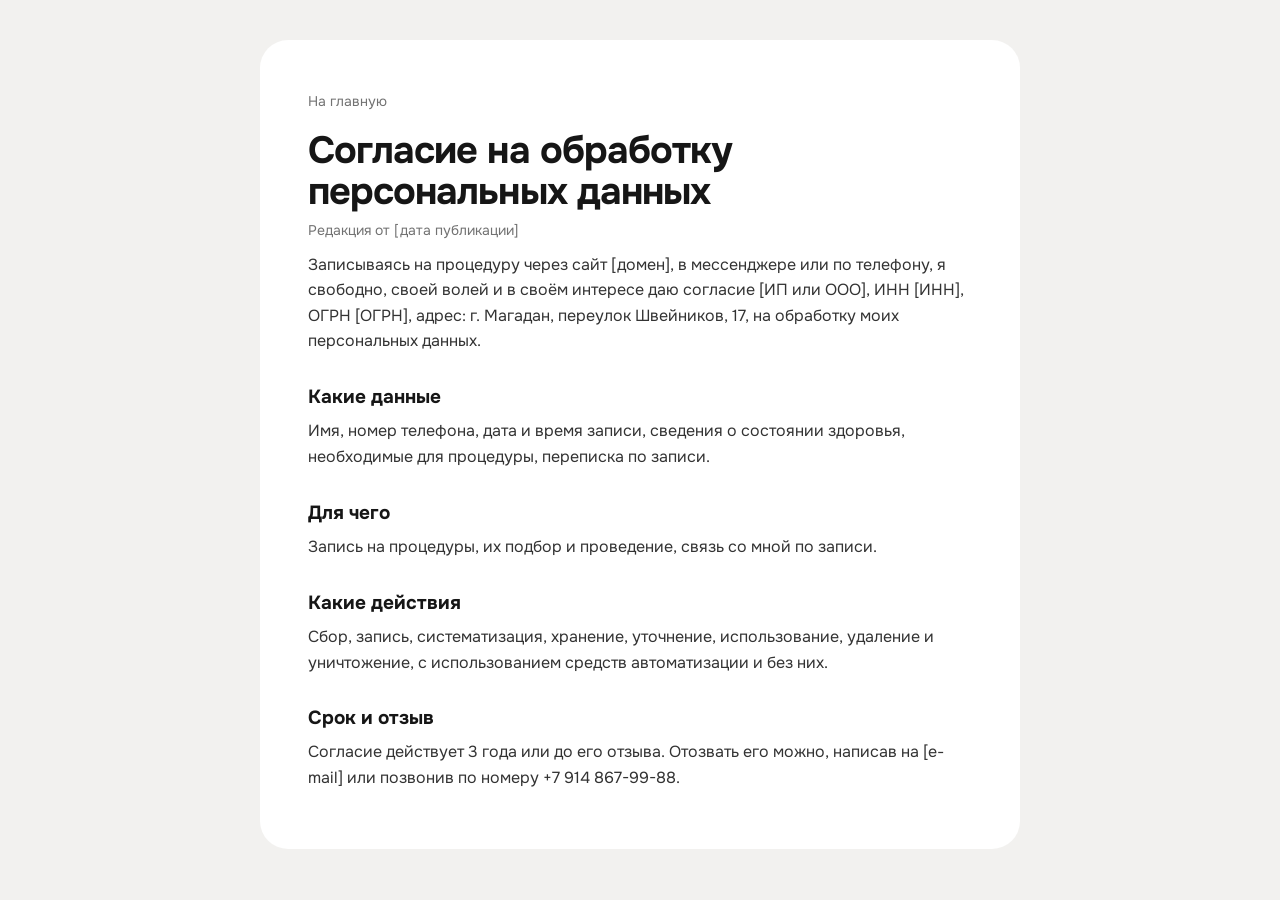
<file: consent.html>
<!doctype html>
<html lang="ru">
<head>
<meta charset="utf-8">
<meta name="viewport" content="width=device-width, initial-scale=1">
<meta name="robots" content="noindex, nofollow">
<title>Согласие на обработку персональных данных | Сделка</title>
<link rel="icon" href="data:image/svg+xml,%3Csvg xmlns='http://www.w3.org/2000/svg' viewBox='0 0 32 32'%3E%3Crect width='32' height='32' rx='16' fill='%23b97a3c'/%3E%3Ctext x='16' y='22' text-anchor='middle' font-family='Georgia' font-size='17' fill='%23ffffff'%3E%D0%A1%3C/text%3E%3C/svg%3E">
<link rel="stylesheet" href="https://fonts.googleapis.com/css2?family=Onest:wght@400;600;700&display=swap">
<link rel="stylesheet" href="doc.css">
</head>
<body>
<main class="doc">
  <a class="back" href="index.html">На главную</a>
  <h1>Согласие на обработку персональных данных</h1>
  <p class="upd">Редакция от [дата публикации]</p>

  <p>Записываясь на процедуру через сайт [домен], в мессенджере или по телефону, я свободно, своей волей и в своём
  интересе даю согласие [ИП или ООО], ИНН [ИНН], ОГРН [ОГРН], адрес:
  г. Магадан, переулок Швейников,&nbsp;17, на обработку моих персональных данных.</p>

  <h2>Какие данные</h2>
  <p>Имя, номер телефона, дата и время записи, сведения о состоянии здоровья, необходимые для процедуры, переписка по записи.</p>

  <h2>Для чего</h2>
  <p>Запись на процедуры, их подбор и проведение, связь со мной по записи.</p>

  <h2>Какие действия</h2>
  <p>Сбор, запись, систематизация, хранение, уточнение, использование, 
  удаление и уничтожение, с использованием средств автоматизации и без них.</p>

  <h2>Срок и отзыв</h2>
  <p>Согласие действует 3 года или до его отзыва. Отозвать его можно, написав на [e-mail] или позвонив
  по номеру +7 914 867-99-88.</p>
</main>
</body>
</html>
</file>
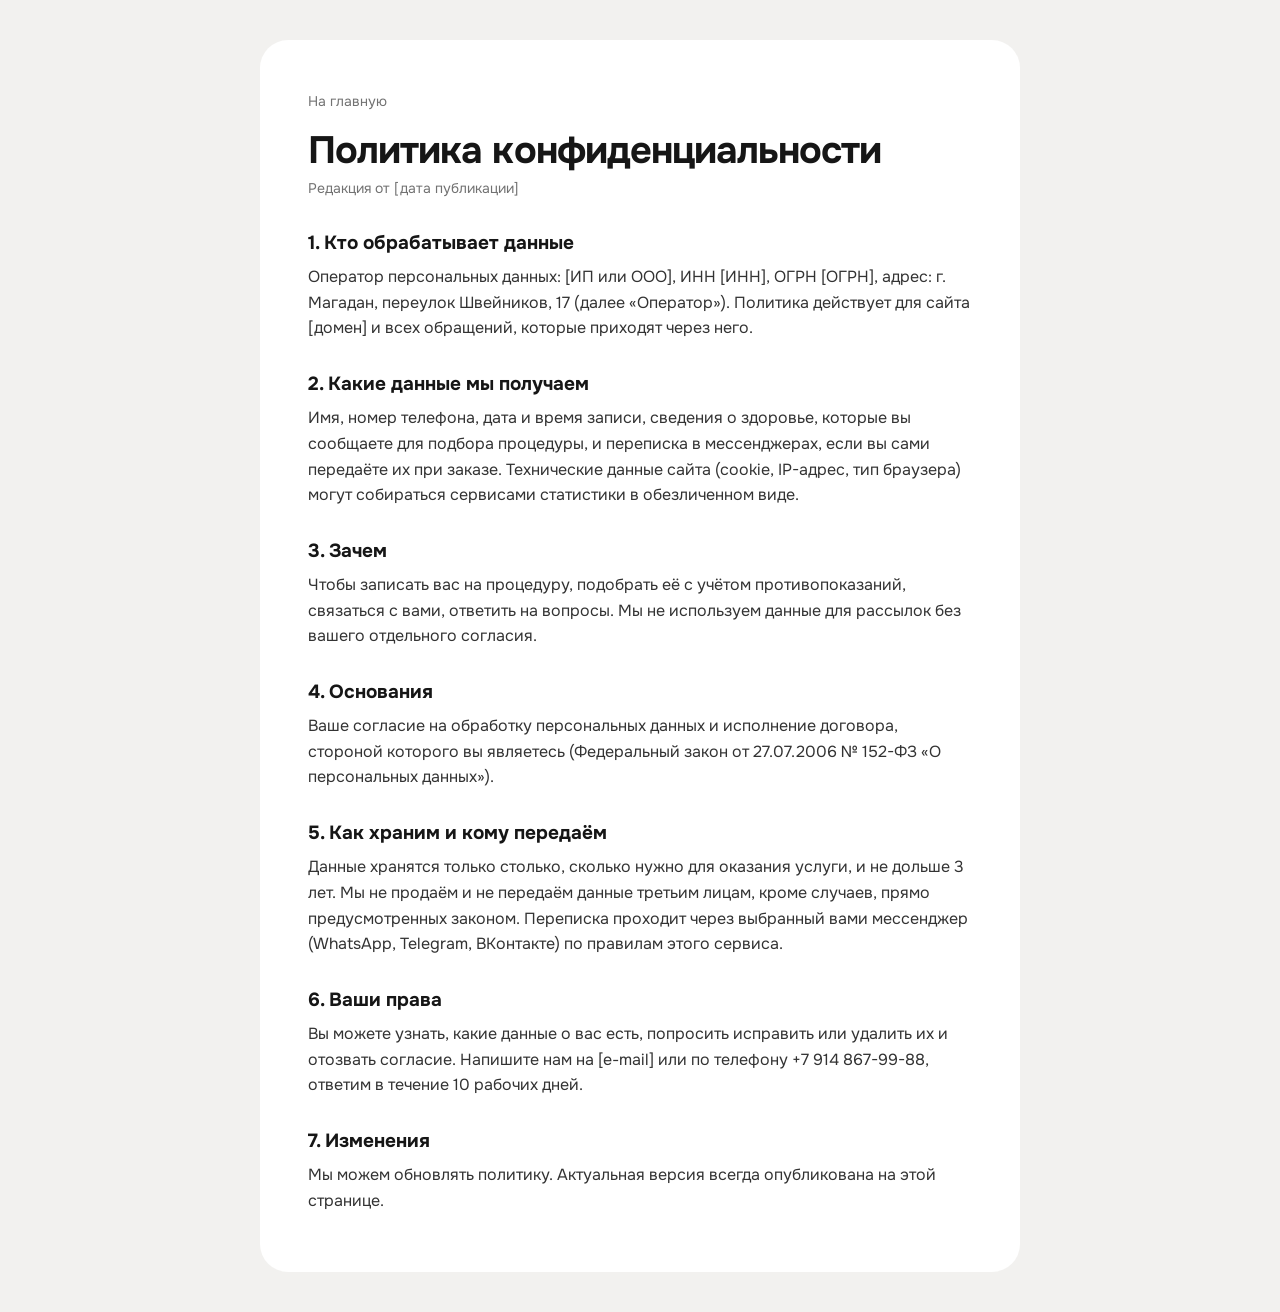
<file: privacy.html>
<!doctype html>
<html lang="ru">
<head>
<meta charset="utf-8">
<meta name="viewport" content="width=device-width, initial-scale=1">
<meta name="robots" content="noindex, nofollow">
<title>Политика конфиденциальности | Сделка</title>
<link rel="icon" href="data:image/svg+xml,%3Csvg xmlns='http://www.w3.org/2000/svg' viewBox='0 0 32 32'%3E%3Crect width='32' height='32' rx='16' fill='%23b97a3c'/%3E%3Ctext x='16' y='22' text-anchor='middle' font-family='Georgia' font-size='17' fill='%23ffffff'%3E%D0%A1%3C/text%3E%3C/svg%3E">
<link rel="stylesheet" href="https://fonts.googleapis.com/css2?family=Onest:wght@400;600;700&display=swap">
<link rel="stylesheet" href="doc.css">
</head>
<body>
<main class="doc">
  <a class="back" href="index.html">На главную</a>
  <h1>Политика конфиденциальности</h1>
  <p class="upd">Редакция от [дата публикации]</p>

  <h2>1. Кто обрабатывает данные</h2>
  <p>Оператор персональных данных: [ИП или ООО], ИНН [ИНН], ОГРН [ОГРН],
  адрес: г. Магадан, переулок Швейников,&nbsp;17 (далее «Оператор»). Политика действует для сайта [домен] и всех
  обращений, которые приходят через него.</p>

  <h2>2. Какие данные мы получаем</h2>
  <p>Имя, номер телефона, дата и время записи, сведения о здоровье, которые вы сообщаете для подбора процедуры, и переписка в
  мессенджерах, если вы сами передаёте их при заказе. Технические данные сайта (cookie, IP-адрес, тип
  браузера) могут собираться сервисами статистики в обезличенном виде.</p>

  <h2>3. Зачем</h2>
  <p>Чтобы записать вас на процедуру, подобрать её с учётом противопоказаний, связаться с вами,
  ответить на вопросы. Мы не используем данные для рассылок без вашего отдельного согласия.</p>

  <h2>4. Основания</h2>
  <p>Ваше согласие на обработку персональных данных и исполнение договора, стороной которого вы являетесь
  (Федеральный закон от 27.07.2006 № 152-ФЗ «О персональных данных»).</p>

  <h2>5. Как храним и кому передаём</h2>
  <p>Данные хранятся только столько, сколько нужно для оказания услуги, и не дольше 3 лет. Мы не продаём
  и не передаём данные третьим лицам, кроме случаев, прямо
  предусмотренных законом. Переписка проходит через выбранный вами мессенджер (WhatsApp, Telegram,
  ВКонтакте) по правилам этого сервиса.</p>

  <h2>6. Ваши права</h2>
  <p>Вы можете узнать, какие данные о вас есть, попросить исправить или удалить их и отозвать согласие.
  Напишите нам на [e-mail] или по телефону +7 914 867-99-88, ответим в течение 10 рабочих дней.</p>

  <h2>7. Изменения</h2>
  <p>Мы можем обновлять политику. Актуальная версия всегда опубликована на этой странице.</p>
</main>
</body>
</html>
</file>
<file: doc.css>
:root { --page: #f2f1ef; --card: #fff; --ink: #161616; --muted: #727272; --accent: #9c6430 }
* { box-sizing: border-box }
body { margin: 0; background: var(--page); color: var(--ink); font: 400 16px/1.6 "Onest", system-ui, sans-serif; padding: 16px }
.doc { max-width: 760px; margin: 24px auto; background: var(--card); border-radius: 28px; padding: clamp(24px, 5vw, 48px) }
.back { color: var(--muted); text-decoration: none; font-size: 14px }
.back:hover { color: var(--ink) }
h1 { font-size: clamp(28px, 4vw, 38px); letter-spacing: -0.025em; line-height: 1.1; margin: 16px 0 6px }
h2 { font-size: 19px; margin: 28px 0 6px }
p { margin: 0 0 10px; color: #333 }
.upd { color: var(--muted); font-size: 14px }
</file>
